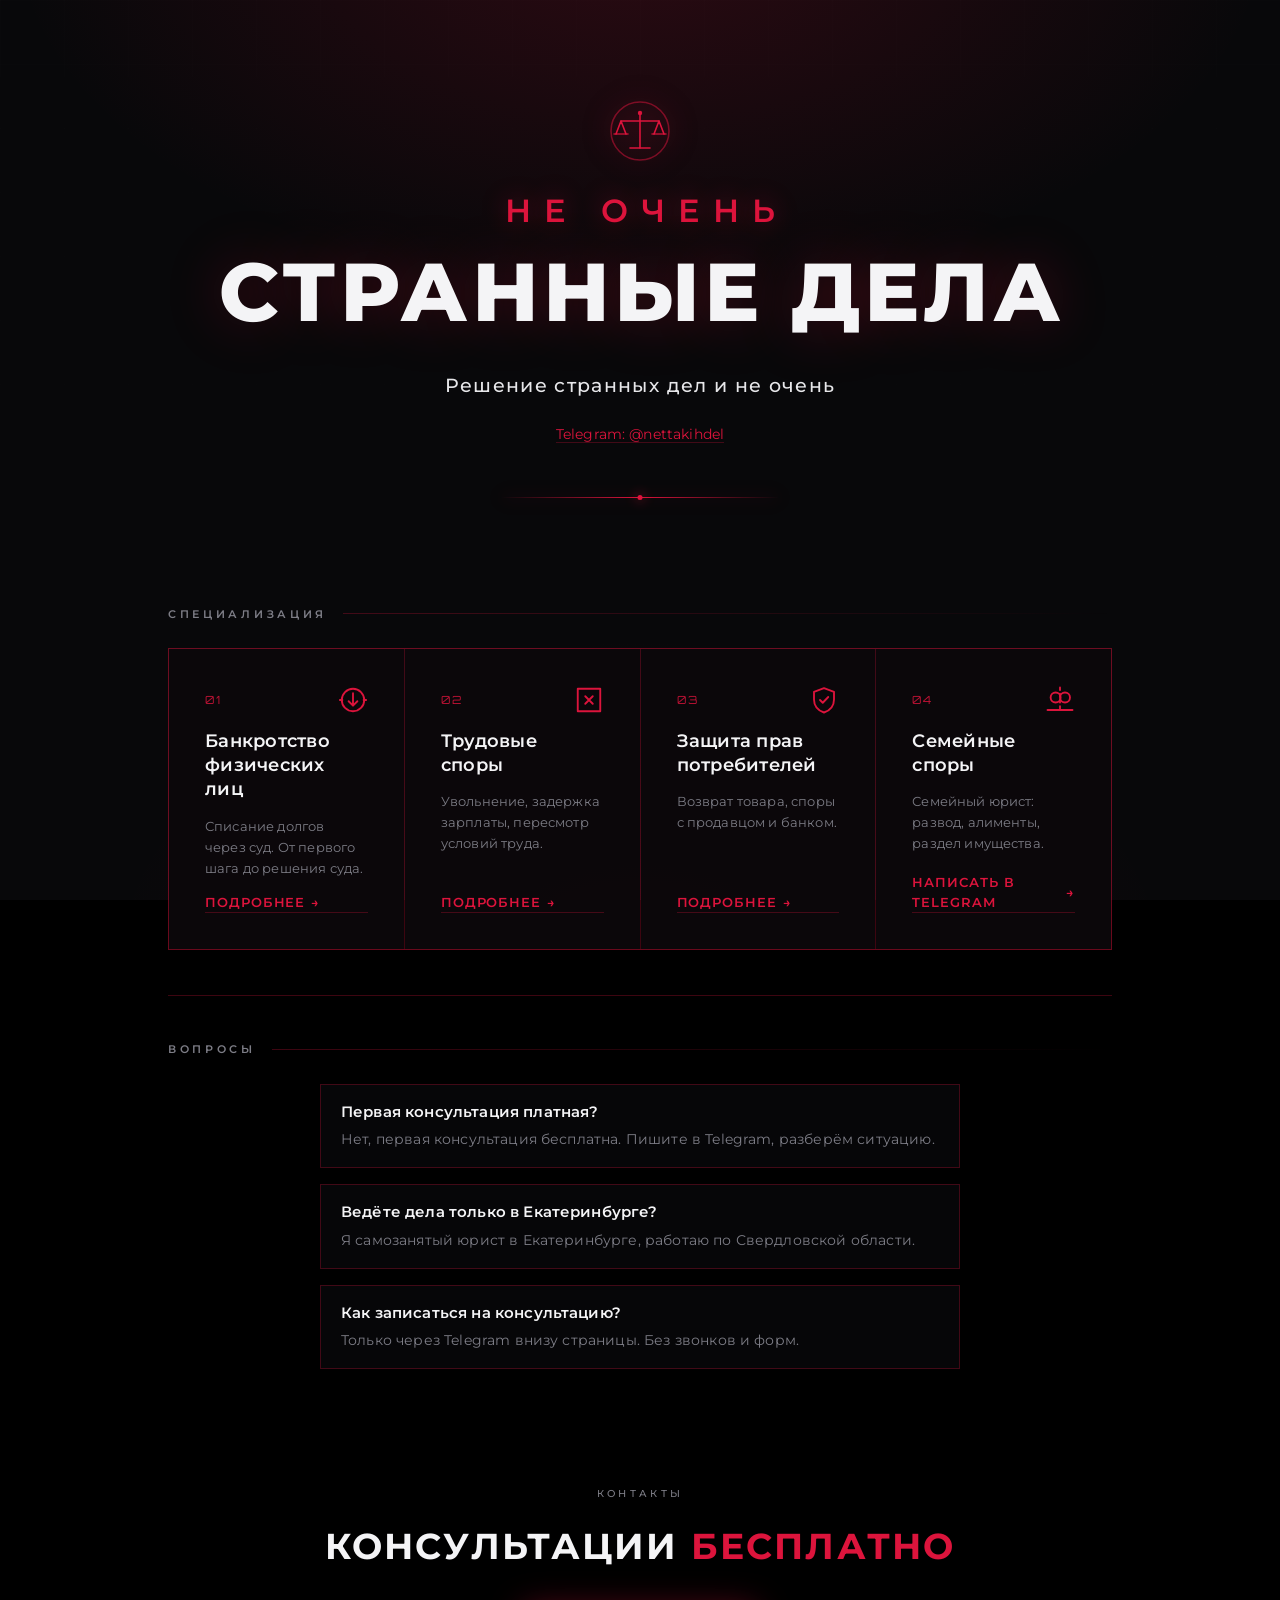
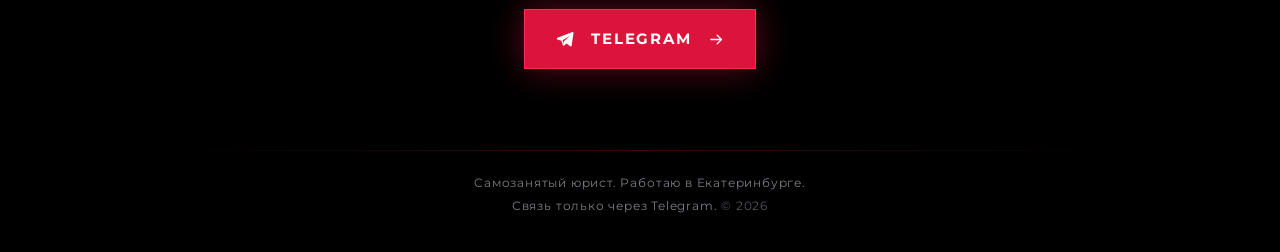
<file: index.html>
<!DOCTYPE html>
<html lang="ru">
<head>
  <meta charset="utf-8">
  <meta name="viewport" content="width=device-width, initial-scale=1, viewport-fit=cover">
  <meta name="theme-color" content="#08080a">
  <meta name="color-scheme" content="dark">
  <meta name="format-detection" content="telephone=no">

  <title>Не очень странные дела | Юрист в Екатеринбурге</title>
  <meta name="description" content="Решение странных дел и не очень. Юрист в Екатеринбурге: банкротство физических лиц, трудовые споры, защита прав потребителей. Консультации бесплатно — пишите в Telegram.">
  <link rel="canonical" href="https://strange-cases.vercel.app/">
  <!-- ВАЖНО: замените https://strange-cases.vercel.app на свой домен здесь, в robots.txt, sitemap.xml и в JSON-LD ниже. -->

  <!-- Open Graph / Twitter -->
  <meta property="og:type" content="website">
  <meta property="og:site_name" content="Не очень странные дела">
  <meta property="og:locale" content="ru_RU">
  <meta property="og:title" content="Не очень странные дела | Юрист в Екатеринбурге">
  <meta property="og:description" content="Решение странных дел и не очень. Банкротство физических лиц, трудовые споры, защита прав потребителей. Консультации бесплатно.">
  <meta property="og:url" content="https://strange-cases.vercel.app/">
  <meta property="og:image" content="https://strange-cases.vercel.app/assets/og-image.png">
  <meta property="og:image:type" content="image/png">
  <meta property="og:image:width" content="1200">
  <meta property="og:image:height" content="630">
  <meta property="og:image:alt" content="Чёрная карточка с красным знаком весов и надписью «НЕ ОЧЕНЬ СТРАННЫЕ ДЕЛА», ниже — «Решение странных дел и не очень», список услуг: банкротство, трудовые споры, права потребителей, семейные споры">
  <meta name="twitter:card" content="summary_large_image">
  <meta name="twitter:title" content="Не очень странные дела | Юрист в Екатеринбурге">
  <meta name="twitter:description" content="Решение странных дел и не очень. Банкротство, трудовые споры, защита прав потребителей. Консультации бесплатно.">
  <meta name="twitter:image" content="https://strange-cases.vercel.app/assets/og-image.png">

  <link rel="icon" type="image/svg+xml" href="assets/mark.svg">
  <link rel="apple-touch-icon" href="assets/favicon.png">

  <!-- Шрифты: Montserrat поддерживает кириллицу (основной), Orbitron — только латиницу/цифры (декор). -->
  <link rel="preconnect" href="https://fonts.googleapis.com">
  <link rel="preconnect" href="https://fonts.gstatic.com" crossorigin>
  <link href="https://fonts.googleapis.com/css2?family=Montserrat:wght@400;500;600;700;800&family=Orbitron:wght@500;700&display=swap" rel="stylesheet">
  <link rel="stylesheet" href="styles.css">

  <!-- Schema.org: LegalService + WebSite (без персональных данных) -->
  <script type="application/ld+json">
  {
    "@context": "https://schema.org",
    "@graph": [
      {
        "@type": "LegalService",
        "@id": "https://strange-cases.vercel.app/#service",
        "name": "Не очень странные дела",
        "slogan": "Решение странных дел и не очень",
        "url": "https://strange-cases.vercel.app/",
        "image": "https://strange-cases.vercel.app/assets/og-image.png",
        "logo": "https://strange-cases.vercel.app/assets/mark.svg",
        "description": "Самозанятый юрист в Екатеринбурге. Банкротство физических лиц, трудовые споры, защита прав потребителей. Консультации бесплатно, связь через Telegram.",
        "areaServed": { "@type": "City", "name": "Екатеринбург" },
        "address": {
          "@type": "PostalAddress",
          "addressLocality": "Екатеринбург",
          "addressRegion": "Свердловская область",
          "addressCountry": "RU"
        },
        "priceRange": "Первая консультация — бесплатно",
        "contactPoint": {
          "@type": "ContactPoint",
          "contactType": "Консультация",
          "url": "https://t.me/nettakihdel",
          "availableLanguage": "Russian"
        },
        "sameAs": ["https://t.me/nettakihdel"],
        "hasOfferCatalog": {
          "@type": "OfferCatalog",
          "name": "Юридические услуги",
          "itemListElement": [
            { "@type": "Offer", "itemOffered": { "@type": "Service", "name": "Банкротство физических лиц" } },
            { "@type": "Offer", "itemOffered": { "@type": "Service", "name": "Трудовые споры" } },
            { "@type": "Offer", "itemOffered": { "@type": "Service", "name": "Защита прав потребителей" } },
            { "@type": "Offer", "itemOffered": { "@type": "Service", "name": "Семейные споры" } }
          ]
        }
      },
      {
        "@type": "WebSite",
        "@id": "https://strange-cases.vercel.app/#website",
        "url": "https://strange-cases.vercel.app/",
        "name": "Не очень странные дела",
        "inLanguage": "ru",
        "publisher": { "@id": "https://strange-cases.vercel.app/#service" }
      }
    ]
  }
  </script>
</head>
<body>
  <a class="skip-link" href="#main">К содержанию</a>

  <div class="page">
    <main id="main">

      <!-- 1. HERO -->
      <section class="hero" aria-labelledby="hero-title">
        <img class="hero__mark" src="assets/mark.svg" width="72" height="72"
             alt="Красная геометрическая эмблема: весы правосудия в тонком кольце" decoding="async">

        <h1 id="hero-title" class="hero__title">
          <span class="hero__line1">НЕ ОЧЕНЬ</span>
          <span class="hero__line2">СТРАННЫЕ ДЕЛА</span>
          <span class="sr-only"> — решение странных дел и не очень. Банкротство физических лиц, трудовые споры и защита прав потребителей в Екатеринбурге.</span>
        </h1>

        <p class="hero__tagline">Решение странных дел и не очень</p>
        <p class="hero__telegram"><a href="https://t.me/nettakihdel" target="_blank" rel="noopener noreferrer">Telegram: @nettakihdel</a></p>
        <div class="hero__line" aria-hidden="true"></div>
      </section>

      <!-- 2. СПЕЦИАЛИЗАЦИИ -->
      <section class="services" aria-labelledby="services-title">
        <h2 id="services-title" class="section-label">Специализация</h2>

        <ul class="services__grid">
          <li class="service">
            <div class="service__top">
              <span class="service__num" aria-hidden="true">01</span>
              <svg viewBox="0 0 24 24" aria-hidden="true" focusable="false">
                <circle cx="12" cy="12" r="9"/>
                <path d="M12 6.5v10m0 0-3.5-3.5M12 16.5l3.5-3.5"/>
                <path d="M1.5 12h2m17 0h2"/>
              </svg>
            </div>
            <h3>Банкротство физических лиц</h3>
            <p>Списание долгов через суд. От первого шага до решения суда.</p>
            <a class="service__link" href="/bankruptcy">Подробнее <span aria-hidden="true">→</span></a>
          </li>

          <li class="service">
            <div class="service__top">
              <span class="service__num" aria-hidden="true">02</span>
              <svg viewBox="0 0 24 24" aria-hidden="true" focusable="false">
                <path d="M3 3h18v18H3z"/>
                <path d="M9 9l6 6M15 9l-6 6"/>
              </svg>
            </div>
            <h3>Трудовые споры</h3>
            <p>Увольнение, задержка зарплаты, пересмотр условий труда.</p>
            <a class="service__link" href="/labor">Подробнее <span aria-hidden="true">→</span></a>
          </li>

          <li class="service">
            <div class="service__top">
              <span class="service__num" aria-hidden="true">03</span>
              <svg viewBox="0 0 24 24" aria-hidden="true" focusable="false">
                <path d="M12 2.5 4 5.5v6c0 5 3.4 8.8 8 10.5 4.6-1.7 8-5.5 8-10.5v-6L12 2.5Z"/>
                <path d="m8.8 12 2.2 2.2 4.4-4.6"/>
              </svg>
            </div>
            <h3>Защита прав потребителей</h3>
            <p>Возврат товара, споры с продавцом и банком.</p>
            <a class="service__link" href="/consumer">Подробнее <span aria-hidden="true">→</span></a>
          </li>

          <li class="service">
            <div class="service__top">
              <span class="service__num" aria-hidden="true">04</span>
              <svg viewBox="0 0 24 24" aria-hidden="true" focusable="false">
                <circle cx="8.5" cy="10" r="4"/>
                <circle cx="16" cy="10" r="4"/>
                <path d="M12 2v20" stroke-dasharray="2 3"/>
                <path d="M2 20h20"/>
              </svg>
            </div>
            <h3>Семейные споры</h3>
            <p>Семейный юрист: развод, алименты, раздел имущества.</p>
            <a class="service__link" href="https://t.me/nettakihdel" target="_blank" rel="noopener noreferrer">Написать в Telegram <span aria-hidden="true">→</span></a>
          </li>
        </ul>
      </section>

      <!-- 3. ВОПРОСЫ (длинный хвост поисковых запросов) -->
      <section class="faq" aria-labelledby="faq-title">
        <h2 id="faq-title" class="section-label">Вопросы</h2>
        <ul class="faq__list">
          <li>
            <h3>Первая консультация платная?</h3>
            <p>Нет, первая консультация бесплатна. Пишите в Telegram, разберём ситуацию.</p>
          </li>
          <li>
            <h3>Ведёте дела только в Екатеринбурге?</h3>
            <p>Я самозанятый юрист в Екатеринбурге, работаю по Свердловской области.</p>
          </li>
          <li>
            <h3>Как записаться на консультацию?</h3>
            <p>Только через Telegram внизу страницы. Без звонков и форм.</p>
          </li>
        </ul>
      </section>

      <!-- 4. КОНТАКТЫ: ссылка на Telegram внизу -->
      <section class="contacts" id="contacts" aria-labelledby="contacts-title">
        <p class="contacts__eyebrow">Контакты</p>
        <h2 id="contacts-title" class="contacts__title">Консультации <span>бесплатно</span></h2>

        <a class="btn" href="https://t.me/nettakihdel" target="_blank" rel="noopener noreferrer"
           data-analytics="telegram_click" aria-label="Написать в Telegram: Не очень странные дела">
          <svg viewBox="0 0 24 24" aria-hidden="true" focusable="false" fill="currentColor" stroke="none">
            <path d="M21.7 3.3 2.9 10.5c-1 .4-1 1.8.1 2.1l4.7 1.5 1.8 5.4c.2 .7 1.1 .9 1.6 .4l2.6-2.5 4.6 3.4c.6 .5 1.5 .1 1.6 -.7l2.3-15c.1 -.9 -.8 -1.6 -1.5 -1.3ZM9.1 13.6l8.9-5.6-7.2 6.6-.3 3.2-1.4-4.2Z"/>
          </svg>
          <span>Telegram</span>
          <svg class="btn__arrow" viewBox="0 0 24 24" aria-hidden="true" focusable="false" fill="none" stroke="currentColor" stroke-width="1.8" stroke-linecap="round" stroke-linejoin="round">
            <path d="M4 12h15m-6-6 6 6-6 6"/>
          </svg>
        </a>
      </section>
    </main>

    <!-- 5. FOOTER -->
    <footer class="footer">
      <div class="footer__line" aria-hidden="true"></div>
      <p>Самозанятый юрист. Работаю в Екатеринбурге.</p>
      <p>Связь только через Telegram. <span>© 2026</span></p>
    </footer>
  </div>

  <!-- ===================== АНАЛИТИКА (раскомментируйте нужный блок и вставьте ID) =====================

  Яндекс.Метрика (счётчик + цель TELEGRAM_CLICK):
  <script>
    window.YM_COUNTER_ID = 00000000;
    (function(m,e,t,r,i,k,a){m[i]=m[i]||function(){(m[i].a=m[i].a||[]).push(arguments)};\n    m[i].l=1*new Date();k=e.createElement(t),a=e.getElementsByTagName(t)[0],k.async=1,k.src=r,a.parentNode.insertBefore(k,a)})\n    (window,document,"script","https://mc.yandex.ru/metrika/tag.js","ym");\n    ym(window.YM_COUNTER_ID,"init",{clickmap:true,trackLinks:true,accurateTrackBounce:true,webvisor:false});\n  </script>\n  <noscript><div><img src="https://mc.yandex.ru/watch/00000000" style="position:absolute;left:-9999px" alt=""></div></noscript>\n\n  Google Analytics 4:\n  <script async src="https://www.googletagmanager.com/gtag/js?id=G-XXXXXXXXXX"></script>\n  <script>\n    window.dataLayer = window.dataLayer || [];\n    function gtag(){dataLayer.push(arguments);}\n    gtag('js', new Date());\n    gtag('config', 'G-XXXXXXXXXX');\n  </script>\n  ============================================================================================== -->

  <!-- Отправка события по клику на ссылку Telegram: работает с Метрикой, GA4 и dataLayer. -->
  <script>
    (function () {
      var link = document.querySelector('[data-analytics="telegram_click"]');
      if (!link) return;
      link.addEventListener('click', function () {
        if (window.dataLayer) window.dataLayer.push({ event: 'telegram_click' });
        if (typeof window.gtag === 'function') window.gtag('event', 'telegram_click', { method: 'Telegram' });
        if (typeof window.YM_COUNTER_ID === 'number' && typeof window.ym === 'function') {
          window.ym(window.YM_COUNTER_ID, 'reachGoal', 'TELEGRAM_CLICK');
        }
      });
    })();
  </script>
</body>
</html>
</file>
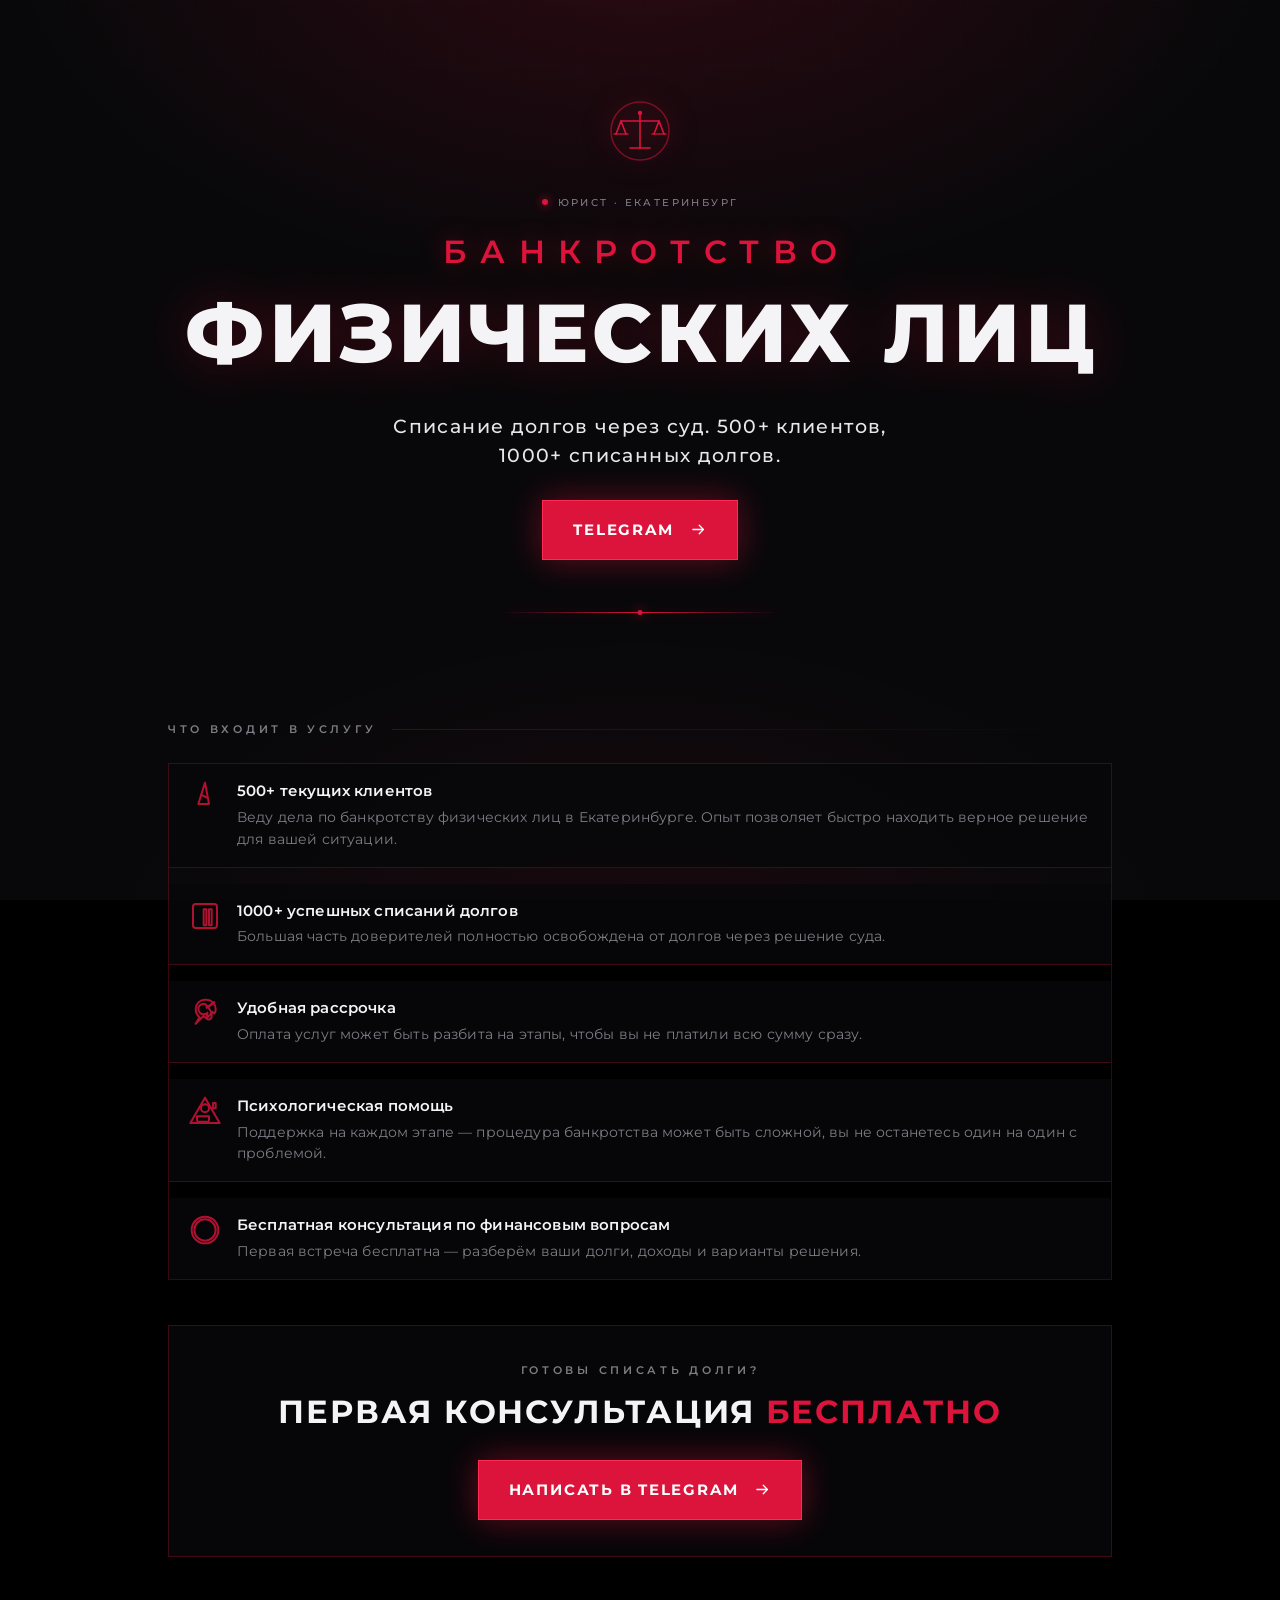
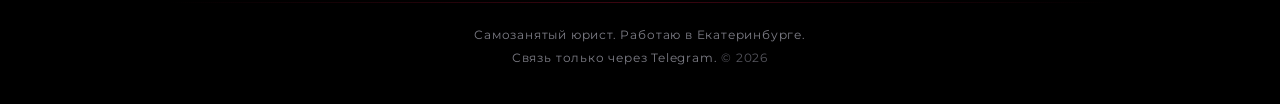
<file: bankruptcy.html>
<!DOCTYPE html>
<html lang="ru">
<head>
  <meta charset="utf-8">
  <meta name="viewport" content="width=device-width, initial-scale=1, viewport-fit=cover">
  <meta name="theme-color" content="#08080a">
  <meta name="color-scheme" content="dark">
  <meta name="format-detection" content="telephone=no">

  <title>Банкротство физических лиц в Екатеринбурге | Не очень странные дела</title>
  <meta name="description" content="Банкротство физических лиц в Екатеринбурге. 500+ клиентов, 1000+ списанных долгов, удобная рассрочка, психологическая помощь. Бесплатная консультация — пишите в Telegram.">
  <link rel="canonical" href="https://strange-cases.vercel.app/bankruptcy.html">
  <link rel="icon" type="image/svg+xml" href="assets/mark.svg">
  <link rel="apple-touch-icon" href="assets/favicon.png">

  <link rel="preconnect" href="https://fonts.googleapis.com">
  <link rel="preconnect" href="https://fonts.gstatic.com" crossorigin>
  <link href="https://fonts.googleapis.com/css2?family=Montserrat:wght@400;500;600;700;800&family=Orbitron:wght@500;700&display=swap" rel="stylesheet">
  <link rel="stylesheet" href="styles.css">

  <script type="application/ld+json">
  {
    "@context": "https://schema.org",
    "@graph": [
      {
        "@type": "LegalService",
        "@id": "https://strange-cases.vercel.app/#service",
        "name": "Не очень странные дела",
        "slogan": "Решение странных дел и не очень",
        "url": "https://strange-cases.vercel.app/",
        "image": "https://strange-cases.vercel.app/assets/og-image.png",
        "description": "Самозанятый юрист в Екатеринбурге. Банкротство физических лиц, трудовые споры, защита прав потребителей. Консультации бесплатно, связь через Telegram.",
        "areaServed": { "@type": "City", "name": "Екатеринбург" },
        "address": {
          "@type": "PostalAddress",
          "addressLocality": "Екатеринбург",
          "addressRegion": "Свердловская область",
          "addressCountry": "RU"
        },
        "priceRange": "Первая консультация — бесплатно",
        "contactPoint": {
          "@type": "ContactPoint",
          "contactType": "Консультация",
          "url": "https://t.me/nettakihdel",
          "availableLanguage": "Russian"
        },
        "sameAs": ["https://t.me/nettakihdel"],
        "hasOfferCatalog": {
          "@type": "OfferCatalog",
          "name": "Юридические услуги",
          "itemListElement": [
            { "@type": "Offer", "itemOffered": { "@type": "Service", "name": "Банкротство физических лиц" } },
            { "@type": "Offer", "itemOffered": { "@type": "Service", "name": "Трудовые споры" } },
            { "@type": "Offer", "itemOffered": { "@type": "Service", "name": "Защита прав потребителей" } },
            { "@type": "Offer", "itemOffered": { "@type": "Service", "name": "Семейные споры" } }
          ]
        }
      },
      {
        "@type": "Service",
        "@id": "https://strange-cases.vercel.app/bankruptcy.html#service",
        "name": "Банкротство физических лиц",
        "provider": { "@id": "https://strange-cases.vercel.app/#service" },
        "areaServed": { "@type": "City", "name": "Екатеринбург" },
        "description": "Списание долгов через суд. 500+ текущих клиентов, 1000+ успешных списаний, удобная рассрочка, психологическая помощь, бесплатная консультация по финансовым вопросам."
      },
      {
        "@type": "WebSite",
        "@id": "https://strange-cases.vercel.app/#website",
        "url": "https://strange-cases.vercel.app/",
        "name": "Не очень странные дела",
        "inLanguage": "ru",
        "publisher": { "@id": "https://strange-cases.vercel.app/#service" }
      }
    ]
  }
  </script>
</head>
<body>
  <a class="skip-link" href="#main">К содержанию</a>

  <div class="page">
    <main id="main">

      <section class="hero service-hero" aria-labelledby="page-title">
        <img class="hero__mark" src="assets/mark.svg" width="72" height="72"
             alt="Красная геометрическая эмблема: весы правосудия в тонком кольце" decoding="async">

        <p class="hero__eyebrow"><span class="pulse" aria-hidden="true"></span> Юрист · Екатеринбург</p>

        <h1 id="page-title" class="hero__title">
          <span class="hero__line1">Банкротство</span>
          <span class="hero__line2">физических лиц</span>
          <span class="sr-only">успели списать долги 1000+ клиентам, первая консультация бесплатна</span>
        </h1>

        <p class="hero__tagline">Списание долгов через суд. 500+ клиентов, 1000+ списанных долгов.</p>
        <a class="btn" href="https://t.me/nettakihdel" target="_blank" rel="noopener noreferrer"
           data-analytics="telegram_click" aria-label="Написать в Telegram: Не очень странные дела">
          Telegram
          <svg class="btn__arrow" viewBox="0 0 24 24" aria-hidden="true" focusable="false" fill="none" stroke="currentColor" stroke-width="1.8" stroke-linecap="round" stroke-linejoin="round">
            <path d="M4 12h15m-6-6 6 6-6 6"/>
          </svg>
        </a>
        <div class="hero__line" aria-hidden="true"></div>
      </section>

      <section class="service-detail" aria-labelledby="detail-title">
        <h2 id="detail-title" class="section-label">Что входит в услугу</h2>

        <ul class="service-list">
          <li class="service-item">
            <svg viewBox="0 0 24 24" aria-hidden="true" focusable="false" class="item-icon">
              <path d="M12 2L15 18H7zM9 11l5 2.5-5-2.5z"/>
            </svg>
            <div>
              <h3>500+ текущих клиентов</h3>
              <p>Веду дела по банкротству физических лиц в Екатеринбурге. Опыт позволяет быстро находить верное решение для вашей ситуации.</p>
            </div>
          </li>

          <li class="service-item">
            <svg viewBox="0 0 24 24" aria-hidden="true" focusable="false" class="item-icon">
              <path d="M19 21H5c-1.1 0-2-.9-2-2V5c0-1.1.9-2 2-2h14c1.1 0 2 .9 2 2v14c0 1.1-.9 2-2 2zM11 7h2v12h-2zM15 7h2v12h-2z"/>
            </svg>
            <div>
              <h3>1000+ успешных списаний долгов</h3>
              <p>Большая часть доверителей полностью освобождена от долгов через решение суда.</p>
            </div>
          </li>

          <li class="service-item">
            <svg viewBox="0 0 24 24" aria-hidden="true" focusable="false" class="item-icon">
              <path d="M12 2C8.13 2 5 5.13 5 9c0 2.49 1.16 4.65 2.83 6.11L5 20.11l5.89-5.89C14.85 18.84 17 16.68 17 14c0-2.49-1.13-4.65-2.83-6.11L19 3.89 13.11 8C13.68 6.35 12.5 5 11 5c-2.21 0-4 1.79-4 4s1.79 4 4 4c1.16 0 2.15-.49 2.89-1.25L13 16.11l4.89-4.89C18.84 13.68 20 11.53 20 9c0-3.87-3.13-7-7-7z"/>
            </svg>
            <div>
              <h3>Удобная рассрочка</h3>
              <p>Оплата услуг может быть разбита на этапы, чтобы вы не платили всю сумму сразу.</p>
            </div>
          </li>

          <li class="service-item">
            <svg viewBox="0 0 24 24" aria-hidden="true" focusable="false" class="item-icon">
              <circle cx="12" cy="10" r="3"/><path d="M1 21h22L12 2 1 21zM15 16v3a1 1 0 01-1 1H7a1 1 0 01-1-1v-3zm3-10h2v4h-2z"/>
            </svg>
            <div>
              <h3>Психологическая помощь</h3>
              <p>Поддержка на каждом этапе — процедура банкротства может быть сложной, вы не останетесь один на один с проблемой.</p>
            </div>
          </li>

          <li class="service-item">
            <svg viewBox="0 0 24 24" aria-hidden="true" focusable="false" class="item-icon">
              <path d="M12 2C6.48 2 2 6.48 2 12s4.48 10 10 10 10-4.48 10-10S17.52 2 12 2zm0 18c-4.41 0-8-3.59-8-8s3.59-8 8-8 8 3.59 8 8-3.59 8-8 8z"/>
            </svg>
            <div>
              <h3>Бесплатная консультация по финансовым вопросам</h3>
              <p>Первая встреча бесплатна — разберём ваши долги, доходы и варианты решения.</p>
            </div>
          </li>
        </ul>

        <div class="cta-block">
          <p class="cta__eyebrow">Готовы списать долги?</p>
          <h2 class="cta__title">Первая консультация <span>бесплатно</span></h2>
          <a class="btn" href="https://t.me/nettakihdel" target="_blank" rel="noopener noreferrer"
             data-analytics="telegram_click" aria-label="Написать в Telegram: Не очень странные дела">
            Написать в Telegram
            <svg class="btn__arrow" viewBox="0 0 24 24" aria-hidden="true" focusable="false" fill="none" stroke="currentColor" stroke-width="1.8" stroke-linecap="round" stroke-linejoin="round">
              <path d="M4 12h15m-6-6 6 6-6 6"/>
            </svg>
          </a>
        </div>
      </section>
    </main>

    <footer class="footer">
      <div class="footer__line" aria-hidden="true"></div>
      <p>Самозанятый юрист. Работаю в Екатеринбурге.</p>
      <p>Связь только через Telegram. <span>© 2026</span></p>
    </footer>
  </div>

  <script>
    (function () {
      var link = document.querySelector('[data-analytics="telegram_click"]');
      if (!link) return;
      link.addEventListener('click', function () {
        if (window.dataLayer) window.dataLayer.push({ event: 'telegram_click' });
        if (typeof window.gtag === 'function') window.gtag('event', 'telegram_click', { method: 'Telegram' });
        if (typeof window.YM_COUNTER_ID === 'number' && typeof window.ym === 'function') {
          window.ym(window.YM_COUNTER_ID, 'reachGoal', 'TELEGRAM_CLICK');
        }
      });
    })();
  </script>
</body>
</html>
</file>
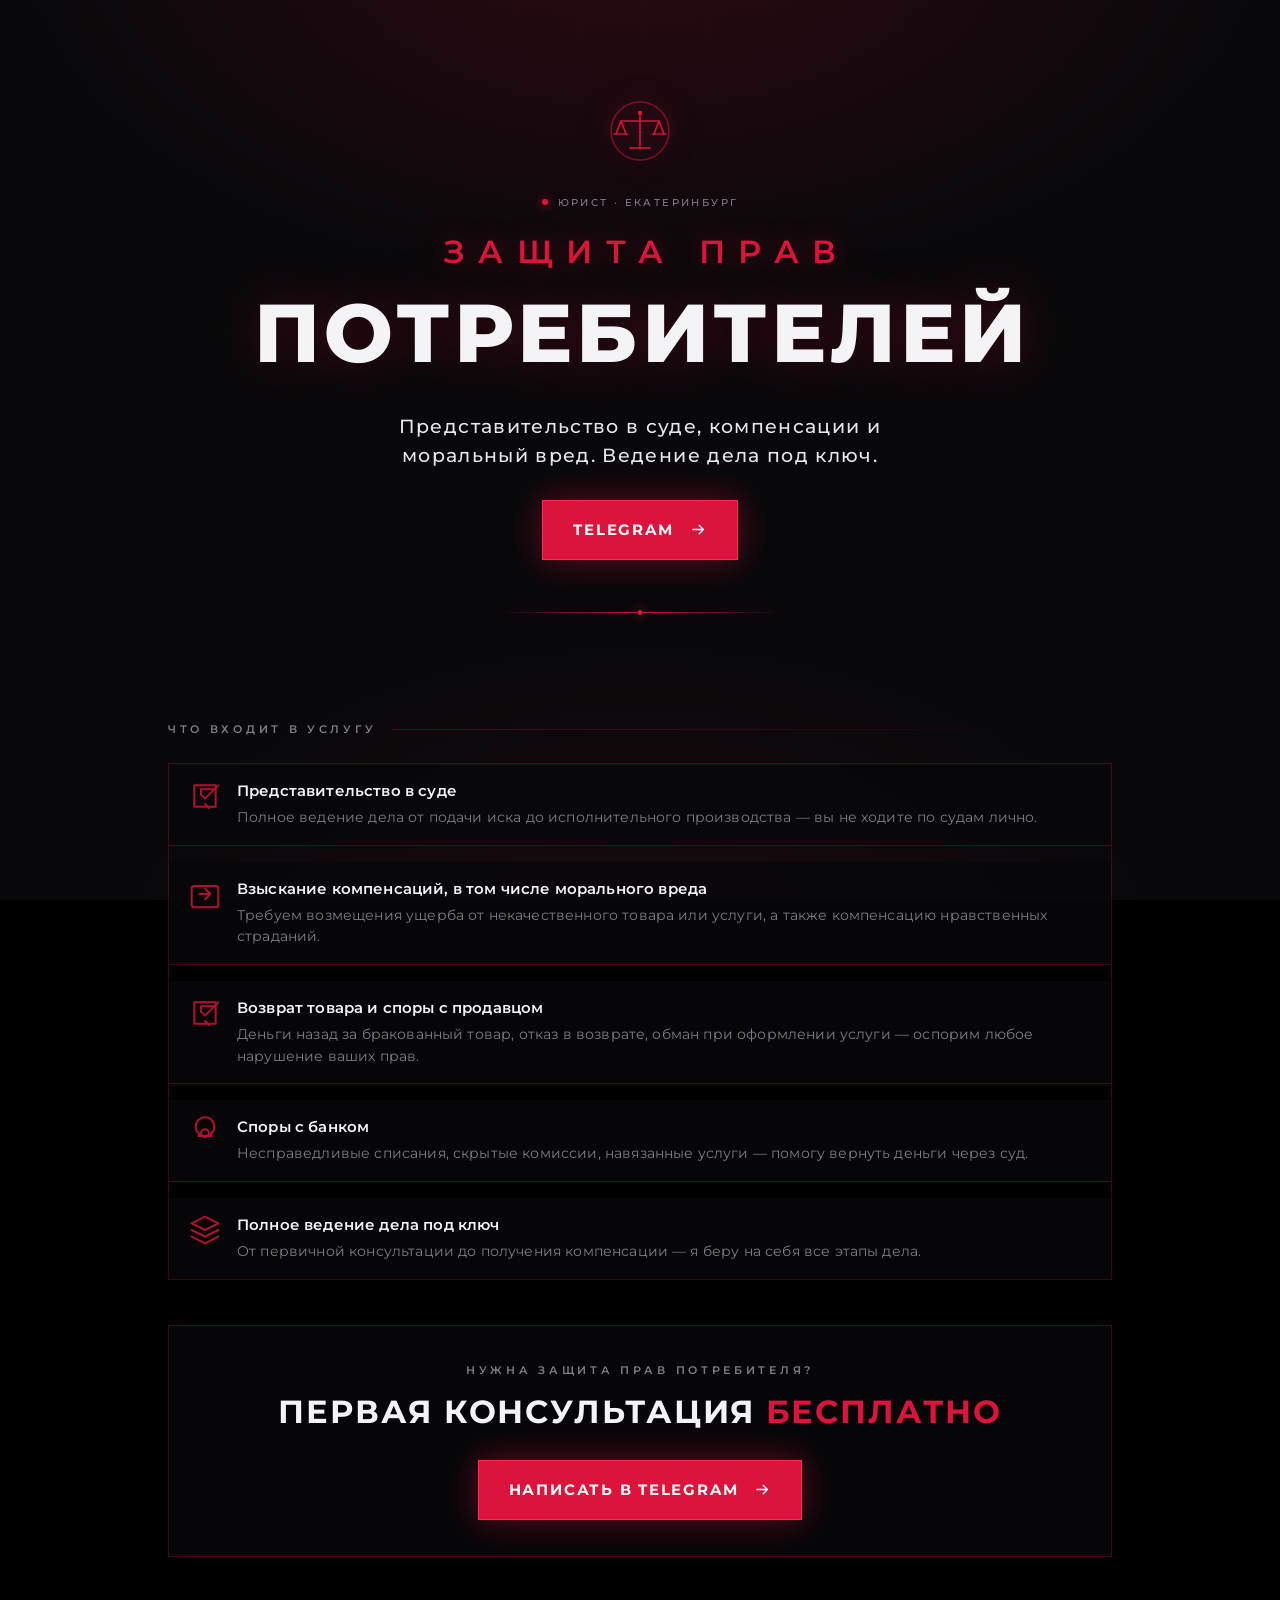
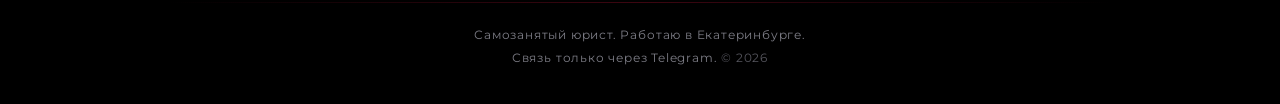
<file: consumer.html>
<!DOCTYPE html>
<html lang="ru">
<head>
  <meta charset="utf-8">
  <meta name="viewport" content="width=device-width, initial-scale=1, viewport-fit=cover">
  <meta name="theme-color" content="#08080a">
  <meta name="color-scheme" content="dark">
  <meta name="format-detection" content="telephone=no">

  <title>Защита прав потребителей в Екатеринбурге | Не очень странные дела</title>
  <meta name="description" content="Защита прав потребителей в Екатеринбурге. Представительство в суде, взыскание компенсаций и морального вреда, полное ведение дела под ключ. Бесплатная консультация — пишите в Telegram.">
  <link rel="canonical" href="https://strange-cases.vercel.app/consumer.html">
  <link rel="icon" type="image/svg+xml" href="assets/mark.svg">
  <link rel="apple-touch-icon" href="assets/favicon.png">

  <link rel="preconnect" href="https://fonts.googleapis.com">
  <link rel="preconnect" href="https://fonts.gstatic.com" crossorigin>
  <link href="https://fonts.googleapis.com/css2?family=Montserrat:wght@400;500;600;700;800&family=Orbitron:wght@500;700&display=swap" rel="stylesheet">
  <link rel="stylesheet" href="styles.css">

  <script type="application/ld+json">
  {
    "@context": "https://schema.org",
    "@graph": [
      {
        "@type": "LegalService",
        "@id": "https://strange-cases.vercel.app/#service",
        "name": "Не очень странные дела",
        "slogan": "Решение странных дел и не очень",
        "url": "https://strange-cases.vercel.app/",
        "image": "https://strange-cases.vercel.app/assets/og-image.png",
        "description": "Самозанятый юрист в Екатеринбурге. Банкротство физических лиц, трудовые споры, защита прав потребителей. Консультации бесплатно, связь через Telegram.",
        "areaServed": { "@type": "City", "name": "Екатеринбург" },
        "address": {
          "@type": "PostalAddress",
          "addressLocality": "Екатеринбург",
          "addressRegion": "Свердловская область",
          "addressCountry": "RU"
        },
        "priceRange": "Первая консультация — бесплатно",
        "contactPoint": {
          "@type": "ContactPoint",
          "contactType": "Консультация",
          "url": "https://t.me/nettakihdel",
          "availableLanguage": "Russian"
        },
        "sameAs": ["https://t.me/nettakihdel"],
        "hasOfferCatalog": {
          "@type": "OfferCatalog",
          "name": "Юридические услуги",
          "itemListElement": [
            { "@type": "Offer", "itemOffered": { "@type": "Service", "name": "Банкротство физических лиц" } },
            { "@type": "Offer", "itemOffered": { "@type": "Service", "name": "Трудовые споры" } },
            { "@type": "Offer", "itemOffered": { "@type": "Service", "name": "Защита прав потребителей" } },
            { "@type": "Offer", "itemOffered": { "@type": "Service", "name": "Семейные споры" } }
          ]
        }
      },
      {
        "@type": "Service",
        "@id": "https://strange-cases.vercel.app/consumer.html#service",
        "name": "Защита прав потребителей",
        "provider": { "@id": "https://strange-cases.vercel.app/#service" },
        "areaServed": { "@type": "City", "name": "Екатеринбург" },
        "description": "Представительство в суде, взыскание компенсаций в том числе морального вреда, полное ведение дела под ключ. Бесплатная первая консультация."
      },
      {
        "@type": "WebSite",
        "@id": "https://strange-cases.vercel.app/#website",
        "url": "https://strange-cases.vercel.app/",
        "name": "Не очень странные дела",
        "inLanguage": "ru",
        "publisher": { "@id": "https://strange-cases.vercel.app/#service" }
      }
    ]
  }
  </script>
</head>
<body>
  <a class="skip-link" href="#main">К содержанию</a>

  <div class="page">
    <main id="main">

      <section class="hero service-hero" aria-labelledby="page-title">
        <img class="hero__mark" src="assets/mark.svg" width="72" height="72"
             alt="Красная геометрическая эмблема: весы правосудия в тонком кольце" decoding="async">

        <p class="hero__eyebrow"><span class="pulse" aria-hidden="true"></span> Юрист · Екатеринбург</p>

        <h1 id="page-title" class="hero__title">
          <span class="hero__line1">Защита прав</span>
          <span class="hero__line2">потребителей</span>
          <span class="sr-only">представительство в суде, компенсации и моральный вред, ведение дела под ключ</span>
        </h1>

        <p class="hero__tagline">Представительство в суде, компенсации и моральный вред. Ведение дела под ключ.</p>
        <a class="btn" href="https://t.me/nettakihdel" target="_blank" rel="noopener noreferrer"
           data-analytics="telegram_click" aria-label="Написать в Telegram: Не очень странные дела">
          Telegram
          <svg class="btn__arrow" viewBox="0 0 24 24" aria-hidden="true" focusable="false" fill="none" stroke="currentColor" stroke-width="1.8" stroke-linecap="round" stroke-linejoin="round">
            <path d="M4 12h15m-6-6 6 6-6 6"/>
          </svg>
        </a>
        <div class="hero__line" aria-hidden="true"></div>
      </section>

      <section class="service-detail" aria-labelledby="detail-title">
        <h2 id="detail-title" class="section-label">Что входит в услугу</h2>

        <ul class="service-list">
          <li class="service-item">
            <svg viewBox="0 0 24 24" aria-hidden="true" focusable="false" class="item-icon">
              <path d="M9 11l3 3L22 4M9 11V7h10M15 21l-3-3M4 4h16v16H4z"/>
            </svg>
            <div>
              <h3>Представительство в суде</h3>
              <p>Полное ведение дела от подачи иска до исполнительного производства — вы не ходите по судам лично.</p>
            </div>
          </li>

          <li class="service-item">
            <svg viewBox="0 0 24 24" aria-hidden="true" focusable="false" class="item-icon">
              <path d="M20 6H4a2 2 0 00-2 2v12a2 2 0 002 2h16a2 2 0 002-2V8a2 2 0 00-2-2zM8 12h8M12 16l4-4M12 8l4 4"/>
            </svg>
            <div>
              <h3>Взыскание компенсаций, в том числе морального вреда</h3>
              <p>Требуем возмещения ущерба от некачественного товара или услуги, а также компенсацию нравственных страданий.</p>
            </div>
          </li>

          <li class="service-item">
            <svg viewBox="0 0 24 24" aria-hidden="true" focusable="false" class="item-icon">
              <path d="M9 11l3 3L22 4M9 11V7h10M15 21l-3-3M4 4h16v16H4z"/>
            </svg>
            <div>
              <h3>Возврат товара и споры с продавцом</h3>
              <p>Деньги назад за бракованный товар, отказ в возврате, обман при оформлении услуги — оспорим любое нарушение ваших прав.</p>
            </div>
          </li>

          <li class="service-item">
            <svg viewBox="0 0 24 24" aria-hidden="true" focusable="false" class="item-icon">
              <circle cx="12" cy="8" r="7"/><path d="M8.21 13.82C7 14.62 7 15 7 15h10c0 0 0-.38-1.21-.72M15 13a3 3 0 11-6 0 3 3 0 016 0z"/>
            </svg>
            <div>
              <h3>Споры с банком</h3>
              <p>Несправедливые списания, скрытые комиссии, навязанные услуги — помогу вернуть деньги через суд.</p>
            </div>
          </li>

          <li class="service-item">
            <svg viewBox="0 0 24 24" aria-hidden="true" focusable="false" class="item-icon">
              <path d="M12 2L2 7l10 5 10-5-10-5zM2 17l10 5 10-5M2 12l10 5 10-5"/>
            </svg>
            <div>
              <h3>Полное ведение дела под ключ</h3>
              <p>От первичной консультации до получения компенсации — я беру на себя все этапы дела.</p>
            </div>
          </li>
        </ul>

        <div class="cta-block">
          <p class="cta__eyebrow">Нужна защита прав потребителя?</p>
          <h2 class="cta__title">Первая консультация <span>бесплатно</span></h2>
          <a class="btn" href="https://t.me/nettakihdel" target="_blank" rel="noopener noreferrer"
             data-analytics="telegram_click" aria-label="Написать в Telegram: Не очень странные дела">
            Написать в Telegram
            <svg class="btn__arrow" viewBox="0 0 24 24" aria-hidden="true" focusable="false" fill="none" stroke="currentColor" stroke-width="1.8" stroke-linecap="round" stroke-linejoin="round">
              <path d="M4 12h15m-6-6 6 6-6 6"/>
            </svg>
          </a>
        </div>
      </section>
    </main>

    <footer class="footer">
      <div class="footer__line" aria-hidden="true"></div>
      <p>Самозанятый юрист. Работаю в Екатеринбурге.</p>
      <p>Связь только через Telegram. <span>© 2026</span></p>
    </footer>
  </div>

  <script>
    (function () {
      var link = document.querySelector('[data-analytics="telegram_click"]');
      if (!link) return;
      link.addEventListener('click', function () {
        if (window.dataLayer) window.dataLayer.push({ event: 'telegram_click' });
        if (typeof window.gtag === 'function') window.gtag('event', 'telegram_click', { method: 'Telegram' });
        if (typeof window.YM_COUNTER_ID === 'number' && typeof window.ym === 'function') {
          window.ym(window.YM_COUNTER_ID, 'reachGoal', 'TELEGRAM_CLICK');
        }
      });
    })();
  </script>
</body>
</html>
</file>
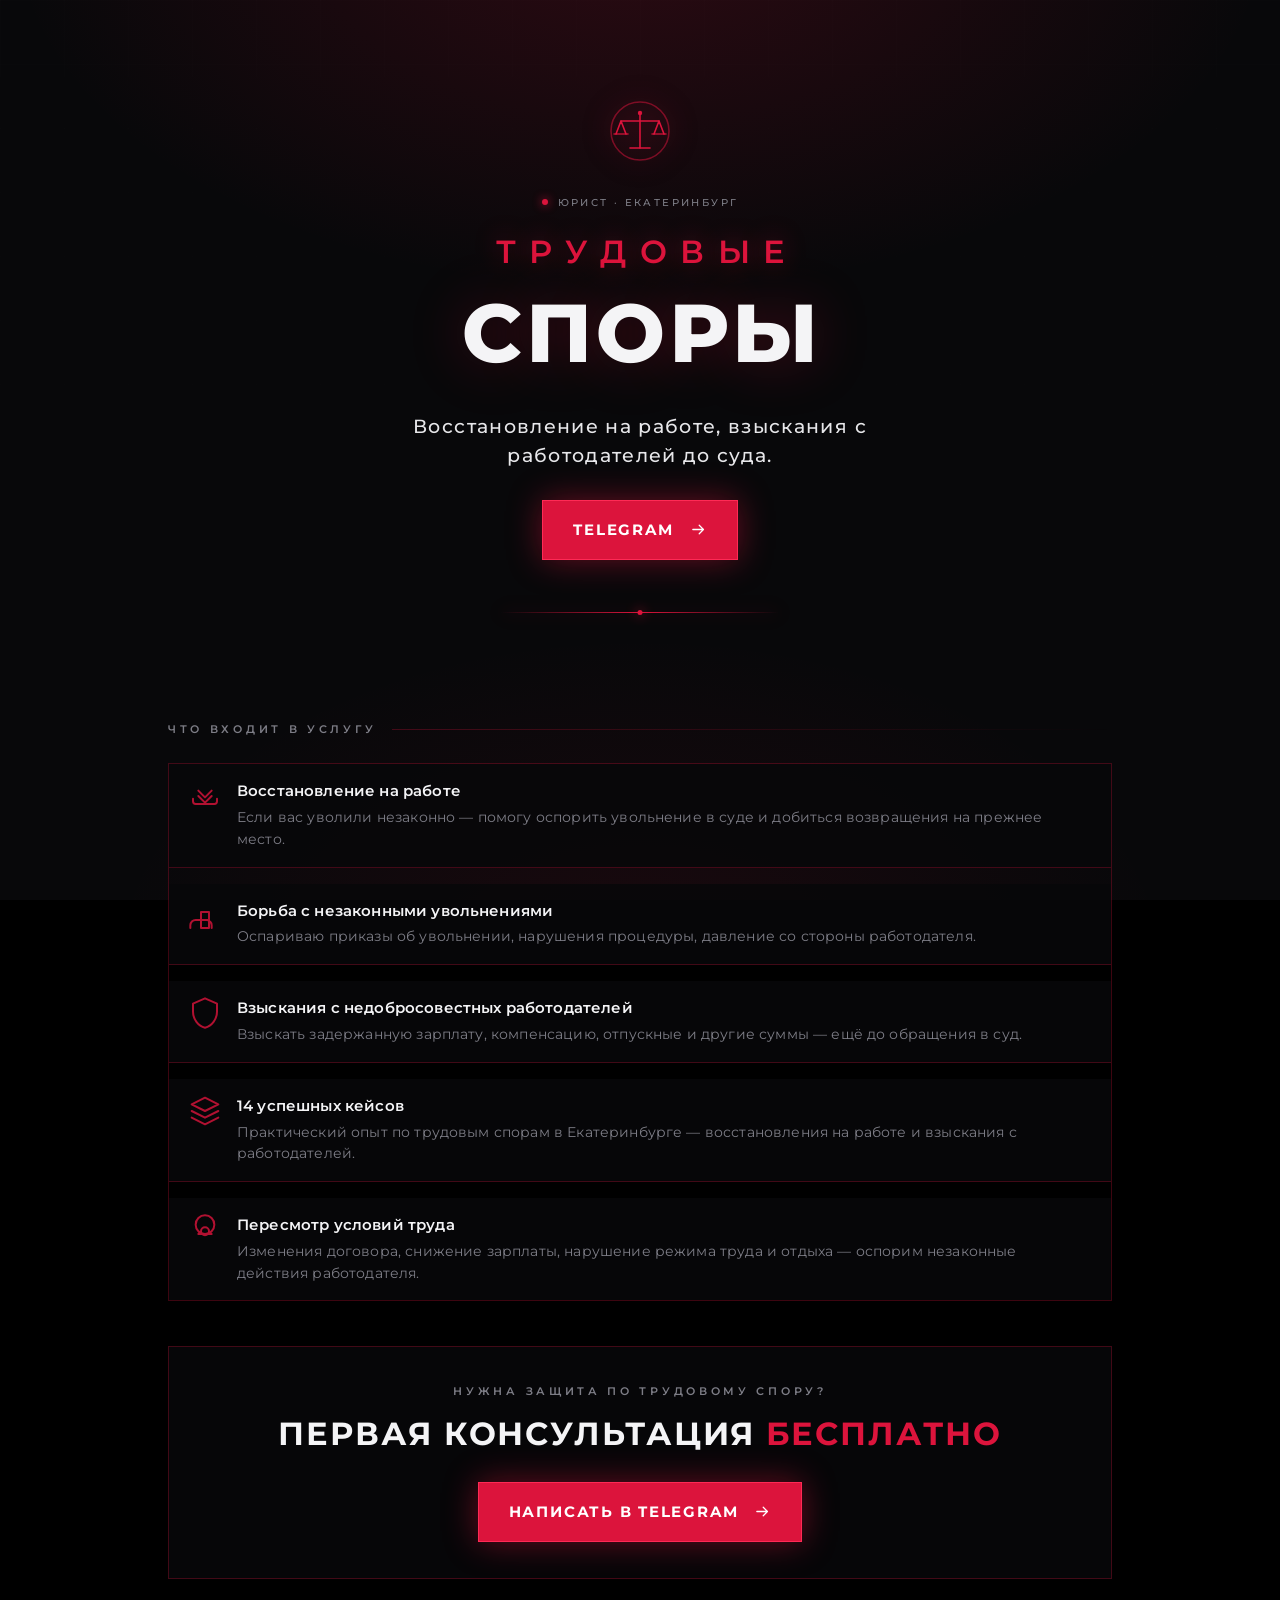
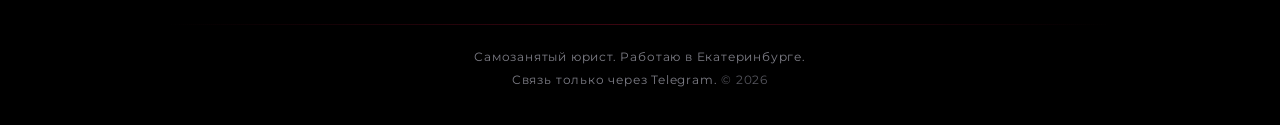
<file: labor.html>
<!DOCTYPE html>
<html lang="ru">
<head>
  <meta charset="utf-8">
  <meta name="viewport" content="width=device-width, initial-scale=1, viewport-fit=cover">
  <meta name="theme-color" content="#08080a">
  <meta name="color-scheme" content="dark">
  <meta name="format-detection" content="telephone=no">

  <title>Трудовые споры в Екатеринбурге | Не очень странные дела</title>
  <meta name="description" content="Трудовые споры в Екатеринбурге. Восстановление на работе, борьба с незаконными увольнениями, взыскания с работодателей до суда. 14 успешных кейсов. Бесплатная консультация — пишите в Telegram.">
  <link rel="canonical" href="https://strange-cases.vercel.app/labor.html">
  <link rel="icon" type="image/svg+xml" href="assets/mark.svg">
  <link rel="apple-touch-icon" href="assets/favicon.png">

  <link rel="preconnect" href="https://fonts.googleapis.com">
  <link rel="preconnect" href="https://fonts.gstatic.com" crossorigin>
  <link href="https://fonts.googleapis.com/css2?family=Montserrat:wght@400;500;600;700;800&family=Orbitron:wght@500;700&display=swap" rel="stylesheet">
  <link rel="stylesheet" href="styles.css">

  <script type="application/ld+json">
  {
    "@context": "https://schema.org",
    "@graph": [
      {
        "@type": "LegalService",
        "@id": "https://strange-cases.vercel.app/#service",
        "name": "Не очень странные дела",
        "slogan": "Решение странных дел и не очень",
        "url": "https://strange-cases.vercel.app/",
        "image": "https://strange-cases.vercel.app/assets/og-image.png",
        "description": "Самозанятый юрист в Екатеринбурге. Банкротство физических лиц, трудовые споры, защита прав потребителей. Консультации бесплатно, связь через Telegram.",
        "areaServed": { "@type": "City", "name": "Екатеринбург" },
        "address": {
          "@type": "PostalAddress",
          "addressLocality": "Екатеринбург",
          "addressRegion": "Свердловская область",
          "addressCountry": "RU"
        },
        "priceRange": "Первая консультация — бесплатно",
        "contactPoint": {
          "@type": "ContactPoint",
          "contactType": "Консультация",
          "url": "https://t.me/nettakihdel",
          "availableLanguage": "Russian"
        },
        "sameAs": ["https://t.me/nettakihdel"],
        "hasOfferCatalog": {
          "@type": "OfferCatalog",
          "name": "Юридические услуги",
          "itemListElement": [
            { "@type": "Offer", "itemOffered": { "@type": "Service", "name": "Банкротство физических лиц" } },
            { "@type": "Offer", "itemOffered": { "@type": "Service", "name": "Трудовые споры" } },
            { "@type": "Offer", "itemOffered": { "@type": "Service", "name": "Защита прав потребителей" } },
            { "@type": "Offer", "itemOffered": { "@type": "Service", "name": "Семейные споры" } }
          ]
        }
      },
      {
        "@type": "Service",
        "@id": "https://strange-cases.vercel.app/labor.html#service",
        "name": "Трудовые споры",
        "provider": { "@id": "https://strange-cases.vercel.app/#service" },
        "areaServed": { "@type": "City", "name": "Екатеринбург" },
        "description": "Восстановление на работе, борьба с незаконными увольнениями, взыскания с недобросовестных работодателей даже до суда. 14 успешных кейсов."
      },
      {
        "@type": "WebSite",
        "@id": "https://strange-cases.vercel.app/#website",
        "url": "https://strange-cases.vercel.app/",
        "name": "Не очень странные дела",
        "inLanguage": "ru",
        "publisher": { "@id": "https://strange-cases.vercel.app/#service" }
      }
    ]
  }
  </script>
</head>
<body>
  <a class="skip-link" href="#main">К содержанию</a>

  <div class="page">
    <main id="main">

      <section class="hero service-hero" aria-labelledby="page-title">
        <img class="hero__mark" src="assets/mark.svg" width="72" height="72"
             alt="Красная геометрическая эмблема: весы правосудия в тонком кольце" decoding="async">

        <p class="hero__eyebrow"><span class="pulse" aria-hidden="true"></span> Юрист · Екатеринбург</p>

        <h1 id="page-title" class="hero__title">
          <span class="hero__line1">Трудовые</span>
          <span class="hero__line2">споры</span>
          <span class="sr-only">14 успешных кейсов, восстановление на работе, защита от незаконных увольнений</span>
        </h1>

        <p class="hero__tagline">Восстановление на работе, взыскания с работодателей до суда.</p>
        <a class="btn" href="https://t.me/nettakihdel" target="_blank" rel="noopener noreferrer"
           data-analytics="telegram_click" aria-label="Написать в Telegram: Не очень странные дела">
          Telegram
          <svg class="btn__arrow" viewBox="0 0 24 24" aria-hidden="true" focusable="false" fill="none" stroke="currentColor" stroke-width="1.8" stroke-linecap="round" stroke-linejoin="round">
            <path d="M4 12h15m-6-6 6 6-6 6"/>
          </svg>
        </a>
        <div class="hero__line" aria-hidden="true"></div>
      </section>

      <section class="service-detail" aria-labelledby="detail-title">
        <h2 id="detail-title" class="section-label">Что входит в услугу</h2>

        <ul class="service-list">
          <li class="service-item">
            <svg viewBox="0 0 24 24" aria-hidden="true" focusable="false" class="item-icon">
              <path d="M21 14v2a2 2 0 01-2 2H5a2 2 0 01-2-2v-2M17 8l-5 5-5-5M17 12l-5 5-5-5"/>
            </svg>
            <div>
              <h3>Восстановление на работе</h3>
              <p>Если вас уволили незаконно — помогу оспорить увольнение в суде и добиться возвращения на прежнее место.</p>
            </div>
          </li>

          <li class="service-item">
            <svg viewBox="0 0 24 24" aria-hidden="true" focusable="false" class="item-icon">
              <path d="M17 21v-2a4 4 0 00-4-4H5a4 4 0 00-4 4v2M9 9h6v6H9zM9 15h6v6H9z"/>
            </svg>
            <div>
              <h3>Борьба с незаконными увольнениями</h3>
              <p>Оспариваю приказы об увольнении, нарушения процедуры, давление со стороны работодателя.</p>
            </div>
          </li>

          <li class="service-item">
            <svg viewBox="0 0 24 24" aria-hidden="true" focusable="false" class="item-icon">
              <path d="M12 1L3 5v6c0 5.55 3.84 10.74 9 12 5.16-1.26 9-6.45 9-12V5z"/>
            </svg>
            <div>
              <h3>Взыскания с недобросовестных работодателей</h3>
              <p>Взыскать задержанную зарплату, компенсацию, отпускные и другие суммы — ещё до обращения в суд.</p>
            </div>
          </li>

          <li class="service-item">
            <svg viewBox="0 0 24 24" aria-hidden="true" focusable="false" class="item-icon">
              <path d="M12 2L2 7l10 5 10-5-10-5zM2 17l10 5 10-5M2 12l10 5 10-5"/>
            </svg>
            <div>
              <h3>14 успешных кейсов</h3>
              <p>Практический опыт по трудовым спорам в Екатеринбурге — восстановления на работе и взыскания с работодателей.</p>
            </div>
          </li>

          <li class="service-item">
            <svg viewBox="0 0 24 24" aria-hidden="true" focusable="false" class="item-icon">
              <circle cx="12" cy="8" r="7"/><path d="M8.21 13.82C7 14.62 7 15 7 15h10c0 0 0-.38-1.21-.72M15 13a3 3 0 11-6 0 3 3 0 016 0z"/>
            </svg>
            <div>
              <h3>Пересмотр условий труда</h3>
              <p>Изменения договора, снижение зарплаты, нарушение режима труда и отдыха — оспорим незаконные действия работодателя.</p>
            </div>
          </li>
        </ul>

        <div class="cta-block">
          <p class="cta__eyebrow">Нужна защита по трудовому спору?</p>
          <h2 class="cta__title">Первая консультация <span>бесплатно</span></h2>
          <a class="btn" href="https://t.me/nettakihdel" target="_blank" rel="noopener noreferrer"
             data-analytics="telegram_click" aria-label="Написать в Telegram: Не очень странные дела">
            Написать в Telegram
            <svg class="btn__arrow" viewBox="0 0 24 24" aria-hidden="true" focusable="false" fill="none" stroke="currentColor" stroke-width="1.8" stroke-linecap="round" stroke-linejoin="round">
              <path d="M4 12h15m-6-6 6 6-6 6"/>
            </svg>
          </a>
        </div>
      </section>
    </main>

    <footer class="footer">
      <div class="footer__line" aria-hidden="true"></div>
      <p>Самозанятый юрист. Работаю в Екатеринбурге.</p>
      <p>Связь только через Telegram. <span>© 2026</span></p>
    </footer>
  </div>

  <script>
    (function () {
      var link = document.querySelector('[data-analytics="telegram_click"]');
      if (!link) return;
      link.addEventListener('click', function () {
        if (window.dataLayer) window.dataLayer.push({ event: 'telegram_click' });
        if (typeof window.gtag === 'function') window.gtag('event', 'telegram_click', { method: 'Telegram' });
        if (typeof window.YM_COUNTER_ID === 'number' && typeof window.ym === 'function') {
          window.ym(window.YM_COUNTER_ID, 'reachGoal', 'TELEGRAM_CLICK');
        }
      });
    })();
  </script>
</body>
</html>
</file>
<file: styles.css>
/* ============================================================
   «Не очень странные дела» — минималистичный чёрно-красный лендинг
   Чистый CSS, без фреймворков и зависимостей.
   ============================================================ */

*, *::before, *::after { box-sizing: border-box; }

:root {
  --black:      #08080a;
  --black-deep: #000000;
  --red:        #dc143c;
  --red-light:  #ff2a55;
  --red-line:   rgba(220, 20, 60, .28);
  --red-glow:   rgba(220, 20, 60, .45);
  --white:      #f4f4f6;
  --grey:       #7d7d86;
  --grey-dark:  #55555d;
  --max-width:  1040px;
  --font:       'Montserrat', 'Segoe UI', 'Helvetica Neue', Arial, sans-serif;
  --display:    'Orbitron', var(--font); /* только латиница и цифры */
}

html { scroll-behavior: smooth; }

body {
  margin: 0;
  min-height: 100vh;
  min-height: 100dvh;
  background: var(--black-deep);
  color: var(--white);
  font-family: var(--font);
  font-weight: 400;
  line-height: 1.5;
  letter-spacing: .01em;
  overflow-x: hidden;
  -webkit-font-smoothing: antialiased;
  text-rendering: optimizeLegibility;
}

/* Атмосфера: красное свечение сверху/снизу + еле заметная сетка. Всё на CSS, без картинок. */
body::before,
body::after { content: ""; position: fixed; inset: 0; pointer-events: none; z-index: 0; }

body::before {
  background:
    radial-gradient(900px 520px at 50% -8%, rgba(220, 20, 60, .17), transparent 70%),
    radial-gradient(760px 480px at 50% 108%, rgba(220, 20, 60, .09), transparent 70%),
    var(--black);
}

body::after {
  opacity: .4;
  background-image:
    linear-gradient(rgba(255, 255, 255, .018) 1px, transparent 1px),
    linear-gradient(90deg, rgba(255, 255, 255, .018) 1px, transparent 1px);
  background-size: 64px 64px;
  -webkit-mask-image: linear-gradient(to bottom, #000, transparent 85%);
          mask-image: linear-gradient(to bottom, #000, transparent 85%);
}

.page {
  position: relative;
  z-index: 1;
  max-width: var(--max-width);
  margin: 0 auto;
  padding: 0 clamp(20px, 5vw, 48px);
  display: flex;
  flex-direction: column;
  min-height: 100vh;
  min-height: 100dvh;
}

.sr-only {
  position: absolute;
  width: 1px; height: 1px;
  padding: 0; margin: -1px;
  overflow: hidden;
  clip: rect(0, 0, 0, 0);
  white-space: nowrap;
  border: 0;
}

.skip-link {
  position: absolute;
  left: -9999px;
  top: 12px;
  z-index: 10;
  padding: 10px 16px;
  background: var(--red);
  color: #fff;
  font-size: .8rem;
  text-decoration: none;
}
.skip-link:focus { left: 12px; }

/* ---------------------------- HERO ---------------------------- */
.hero {
  padding: clamp(58px, 11vh, 118px) 0 clamp(36px, 7vh, 70px);
  display: flex;
  flex-direction: column;
  align-items: center;
  text-align: center;
}

.hero__mark {
  width: 64px;
  height: 64px;
  margin-bottom: 32px;
  filter: drop-shadow(0 0 14px rgba(220, 20, 60, .55));
}

.hero__eyebrow {
  margin: 0 0 26px;
  display: flex;
  flex-wrap: wrap;
  align-items: center;
  justify-content: center;
  gap: 10px;
  font-family: var(--display);
  font-size: .62rem;
  font-weight: 500;
  letter-spacing: .24em;
  text-transform: uppercase;
  color: var(--grey);
}

.pulse {
  width: 6px; height: 6px;
  flex: none;
  border-radius: 50%;
  background: var(--red);
  box-shadow: 0 0 10px var(--red);
  animation: pulse 2.8s ease-in-out infinite;
}

.hero__title {
  margin: 0;
  display: flex;
  flex-direction: column;
  align-items: center;
  font-weight: 800;
  line-height: 1;
}

/* Название в две строки: красный «НЕ ОЧЕНЬ» над крупным «СТРАННЫЕ ДЕЛА» */
.hero__line1 {
  color: var(--red);
  font-size: clamp(.9rem, 3.4vw, 2rem);
  font-weight: 600;
  letter-spacing: .42em;
  text-indent: .42em;
  text-transform: uppercase;
  text-shadow: 0 0 26px rgba(220, 20, 60, .45);
}

.hero__line2 {
  margin-top: clamp(12px, 2.2vw, 22px);
  font-size: clamp(1.45rem, 7vw, 5.1rem);
  font-weight: 800;
  line-height: 1.06;
  letter-spacing: .05em;
  text-indent: .05em; /* компенсирует трекинг для визуального центра */
  text-transform: uppercase;
  text-shadow: 0 0 55px rgba(220, 20, 60, .3);
}

.hero__tagline {
  margin: clamp(26px, 4vh, 38px) 0 0;
  max-width: 34ch;
  font-size: clamp(.95rem, 2.3vw, 1.2rem);
  font-weight: 500;
  letter-spacing: .07em;
  color: #e7e7ea;
}

.hero__telegram {
  margin: clamp(16px, 3vh, 24px) 0 0;
  font-size: .85rem;
  color: var(--grey);
}

.hero__telegram a {
  color: var(--red);
  text-decoration: none;
  border-bottom: 1px solid var(--red-line);
  transition: color .2s ease, border-color .2s ease;
}

.hero__telegram a:hover {
  color: var(--red-light);
  border-bottom-color: var(--red);
}

.hero__line {
  position: relative;
  width: min(280px, 55%);
  height: 1px;
  margin-top: clamp(36px, 6vh, 52px);
  background: linear-gradient(90deg, transparent, var(--red), transparent);
  box-shadow: 0 0 18px var(--red-glow);
}
.hero__line::after {
  content: "";
  position: absolute;
  top: -2px; left: 50%;
  width: 5px; height: 5px;
  border-radius: 50%;
  background: var(--red);
  box-shadow: 0 0 12px var(--red);
  transform: translateX(-50%);
}

/* ------------------------- SERVICES -------------------------- */
.services { padding: clamp(28px, 5vh, 56px) 0; }

.section-label {
  margin: 0 0 26px;
  display: flex;
  align-items: center;
  gap: 16px;
  font-size: .68rem;
  font-weight: 600;
  letter-spacing: .34em;
  text-transform: uppercase;
  color: var(--grey);
}
.section-label::after {
  content: "";
  flex: 1;
  height: 1px;
  background: linear-gradient(90deg, var(--red-line), transparent);
}

.services__grid {
  list-style: none;
  margin: 0;
  padding: 0;
  display: grid;
  grid-template-columns: repeat(4, 1fr);
  gap: 1px;
  background: var(--red-line);
  border: 1px solid var(--red-line);
}

.service {
  background: rgba(8, 8, 10, .94);
  padding: clamp(24px, 3vw, 36px);
  display: flex;
  flex-direction: column;
  gap: 14px;
  transition: background .25s ease;
}
.service:hover { background: rgba(220, 20, 60, .055); }

.service__top {
  display: flex;
  align-items: center;
  justify-content: space-between;
  color: var(--red);
}
.service__num {
  font-family: var(--display);
  font-size: .7rem;
  letter-spacing: .2em;
  opacity: .85;
}
.service__top svg {
  width: 30px; height: 30px;
  fill: none;
  stroke: currentColor;
  stroke-width: 1.5;
  stroke-linecap: round;
  stroke-linejoin: round;
}

.service h3 {
  margin: 0;
  font-size: clamp(1rem, 1.6vw, 1.12rem);
  font-weight: 600;
  line-height: 1.35;
  letter-spacing: .015em;
}
.service p {
  margin: 0;
  font-size: .82rem;
  line-height: 1.6;
  color: var(--grey);
}

.service__link {
  margin-top: auto;
  display: inline-flex;
  align-items: center;
  gap: 6px;
  color: var(--red);
  text-decoration: none;
  font-size: .82rem;
  font-weight: 600;
  letter-spacing: .07em;
  text-transform: uppercase;
  border-bottom: 1px solid var(--red-line);
  transition: color .2s ease, border-color .2s ease;
}
.service__link:hover {
  color: var(--red-light);
  border-bottom-color: var(--red);
}

/* ------------------------- SERVICE PAGES --------------------- */
.service-hero .hero__tagline { max-width: 42ch; }
.service-hero .btn { margin-top: clamp(20px, 4vh, 30px); }

.service-detail { padding: clamp(28px, 5vh, 56px) 0; }

.service-list {
  list-style: none;
  margin: 0;
  padding: 0;
  display: grid;
  gap: 16px;
  border: 1px solid var(--red-line);
}

.service-item {
  display: flex;
  gap: 16px;
  padding: 16px 20px;
  background: rgba(8, 8, 10, .85);
  border-bottom: 1px solid var(--red-line);
}
.service-item:last-child { border-bottom: none; }

.item-icon {
  flex: none;
  width: 32px; height: 32px;
  stroke: var(--red);
  fill: none;
  stroke-width: 1.5;
  stroke-linecap: round;
  stroke-linejoin: round;
  opacity: .8;
}

.service-item h3 {
  margin: 0 0 4px;
  font-size: .95rem;
  font-weight: 600;
  color: var(--white);
}

.service-item p {
  margin: 0;
  font-size: .85rem;
  line-height: 1.6;
  color: var(--grey);
}

.cta-block {
  border: 1px solid var(--red-line);
  padding: clamp(24px, 4vh, 40px);
  text-align: center;
  background: rgba(8, 8, 10, .85);
  margin-top: clamp(28px, 5vh, 56px);
}

.cta__eyebrow {
  margin: 0 0 10px;
  font-size: .68rem;
  font-weight: 600;
  letter-spacing: .34em;
  text-transform: uppercase;
  color: var(--grey);
}

.cta__title {
  margin: 0 0 24px;
  font-size: clamp(1.3rem, 4vw, 2rem);
  font-weight: 700;
  letter-spacing: .06em;
  text-transform: uppercase;
}
.cta__title span { color: var(--red); }

.cta-block .btn { margin: 0; }

/* -------------------------- FAQ ------------------------------ */
.faq {
  padding: clamp(28px, 5vh, 56px) 0;
  border-top: 1px solid var(--red-line);
}

.faq__list {
  list-style: none;
  margin: 0;
  padding: 0;
  display: grid;
  gap: 16px;
  max-width: 640px;
  margin-left: auto;
  margin-right: auto;
}

.faq__list li {
  border: 1px solid var(--red-line);
  padding: 16px 20px;
  background: rgba(8, 8, 10, .85);
}

.faq__list h3 {
  margin: 0 0 6px;
  font-size: .95rem;
  font-weight: 600;
  color: var(--white);
}

.faq__list p {
  margin: 0;
  font-size: .85rem;
  line-height: 1.6;
  color: var(--grey);
}

/* -------------------------- CONTACTS ------------------------- */
.contacts {
  padding: clamp(42px, 8vh, 86px) 0 clamp(54px, 9vh, 96px);
  display: flex;
  flex-direction: column;
  align-items: center;
  text-align: center;
}

.contacts__eyebrow {
  margin: 0 0 18px;
  font-family: var(--display);
  font-size: .62rem;
  font-weight: 500;
  letter-spacing: .34em;
  text-transform: uppercase;
  color: var(--grey);
}

.contacts__title {
  margin: 0 0 36px;
  font-size: clamp(1.3rem, 4.4vw, 2.25rem);
  font-weight: 700;
  letter-spacing: .06em;
  text-transform: uppercase;
}
.contacts__title span { color: var(--red); }

.btn {
  position: relative;
  display: inline-flex;
  align-items: center;
  justify-content: center;
  gap: 16px;
  padding: 18px 30px;
  background: var(--red);
  color: #fff;
  border: 1px solid var(--red-light);
  font-family: var(--font);
  font-size: .92rem;
  font-weight: 700;
  letter-spacing: .12em;
  text-transform: uppercase;
  text-decoration: none;
  box-shadow: 0 0 34px var(--red-glow);
  transition: transform .2s ease, box-shadow .25s ease, background .2s ease;
}
.btn svg { width: 20px; height: 20px; flex: none; }
.btn__arrow { width: 17px !important; height: 17px !important; }
.btn:hover {
  background: #e81848;
  transform: translateY(-2px);
  box-shadow: 0 10px 44px rgba(220, 20, 60, .65);
}
.btn:active { transform: translateY(0); }
.btn:focus-visible { outline: 2px solid #fff; outline-offset: 5px; }

/* Тонкое расходящееся красное кольцо — «пульс» вокруг кнопки */
.btn::after {
  content: "";
  position: absolute;
  inset: -2px;
  border: 1px solid var(--red);
  pointer-events: none;
  opacity: 0;
  animation: ring 3.2s ease-out infinite;
}

/* --------------------------- FOOTER -------------------------- */
.footer {
  margin-top: auto;
  padding: 0 0 30px;
  text-align: center;
}
.footer__line {
  height: 1px;
  margin-bottom: 24px;
  background: linear-gradient(90deg, transparent, var(--red-line), transparent);
}
.footer p {
  margin: 0 0 6px;
  font-size: .72rem;
  letter-spacing: .07em;
  color: var(--grey);
}
.footer span { color: var(--grey-dark); }

/* -------------------------- MOTION --------------------------- */
@keyframes pulse {
  0%, 100% { opacity: 1;   box-shadow: 0 0 10px var(--red); }
  50%      { opacity: .35; box-shadow: 0 0 3px  var(--red); }
}
@keyframes ring {
  0%   { opacity: .55; transform: scale(1); }
  100% { opacity: 0;   transform: scale(1.07); }
}

/* -------------------------- ADAPTIVE ------------------------- */
@media (max-width: 760px) {
  .services__grid { grid-template-columns: repeat(2, 1fr); }
  .hero { padding-top: 52px; }
  .hero__line1 { letter-spacing: .3em; text-indent: .3em; }
  .hero__line2 { letter-spacing: .03em; text-indent: .03em; }
  .hero__eyebrow { font-size: .56rem; letter-spacing: .16em; }
  .contacts__title { letter-spacing: .02em; }
  .btn { width: 100%; max-width: 340px; }
  .service { gap: 10px; }
}

@media (max-width: 480px) {
  .services__grid { grid-template-columns: 1fr; }
  .hero__line1 { font-size: .85rem; }
  .hero__line2 { font-size: 1.4rem; }
  .hero__eyebrow { font-size: .5rem; }
  .btn { padding: 16px 18px; gap: 12px; font-size: .84rem; }
}

@media (prefers-reduced-motion: reduce) {
  *, *::before, *::after {
    animation: none !important;
    transition: none !important;
    scroll-behavior: auto !important;
  }
}
</file>
